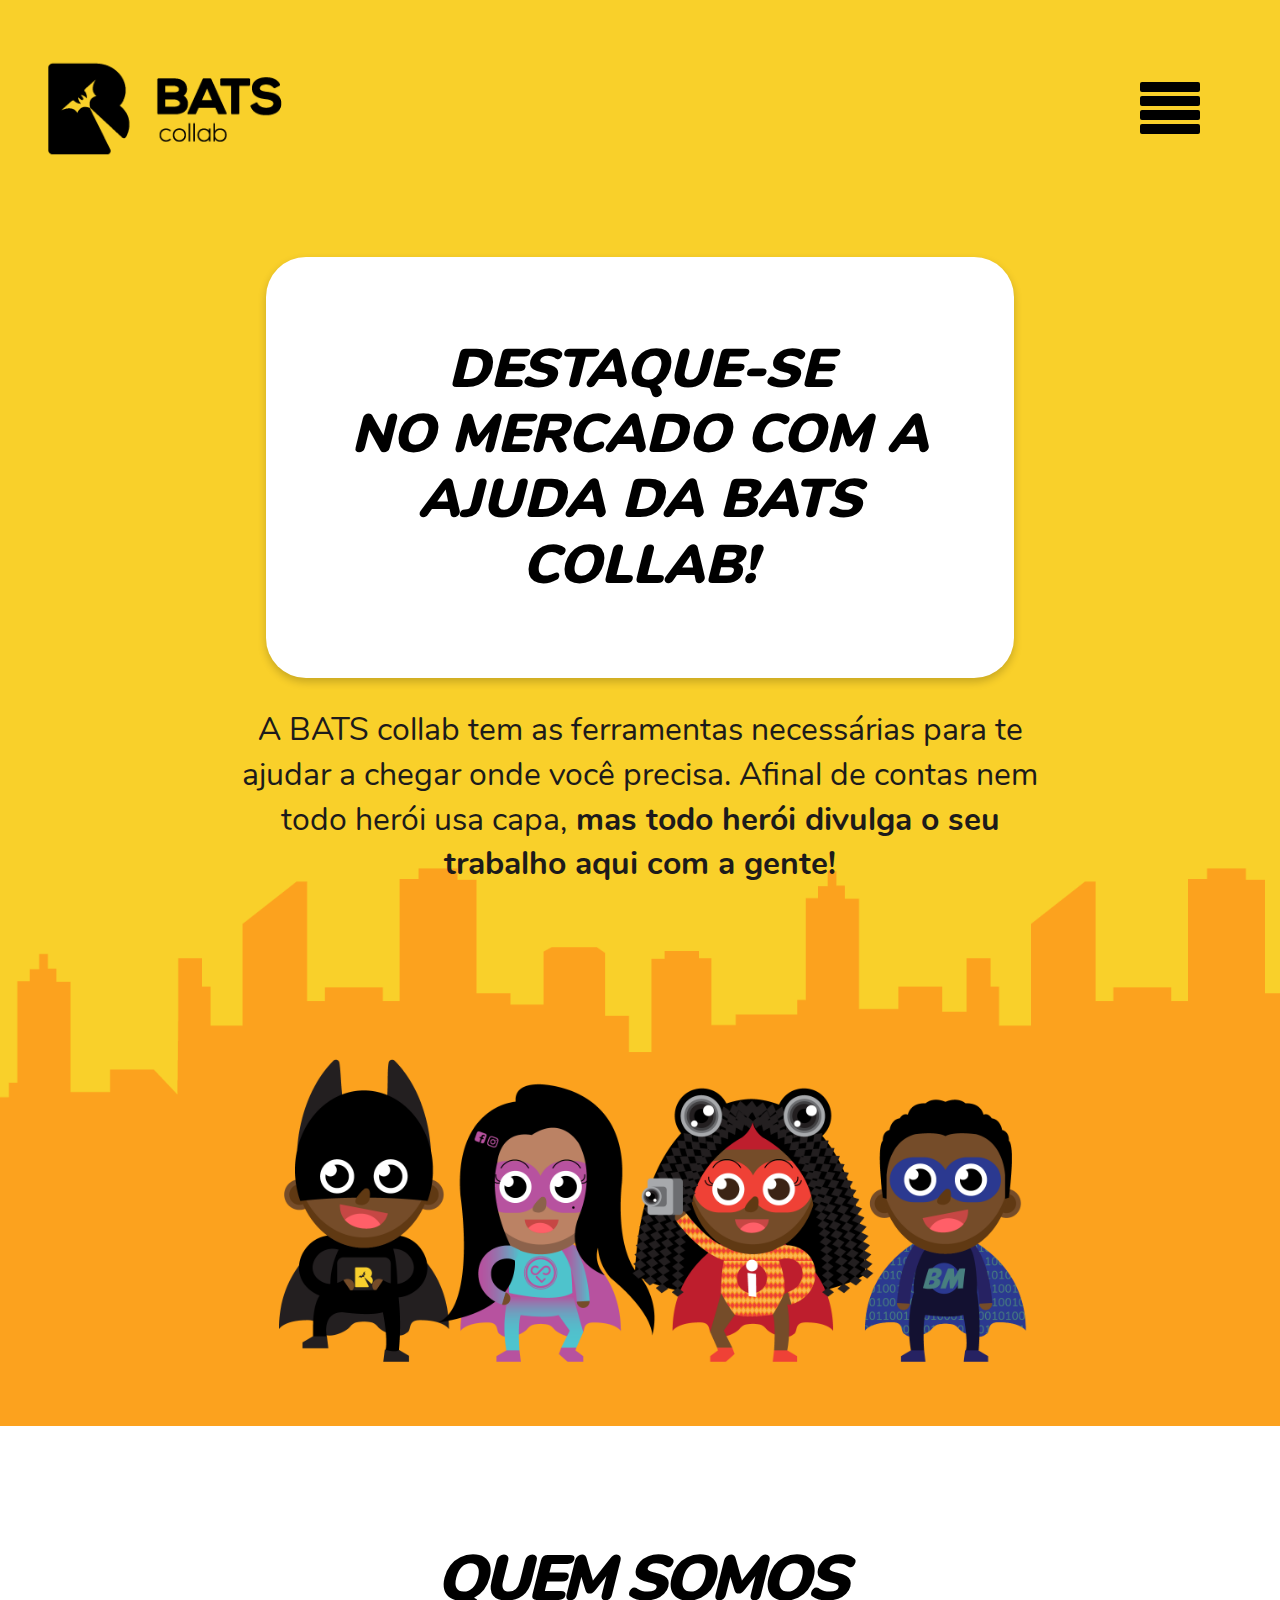
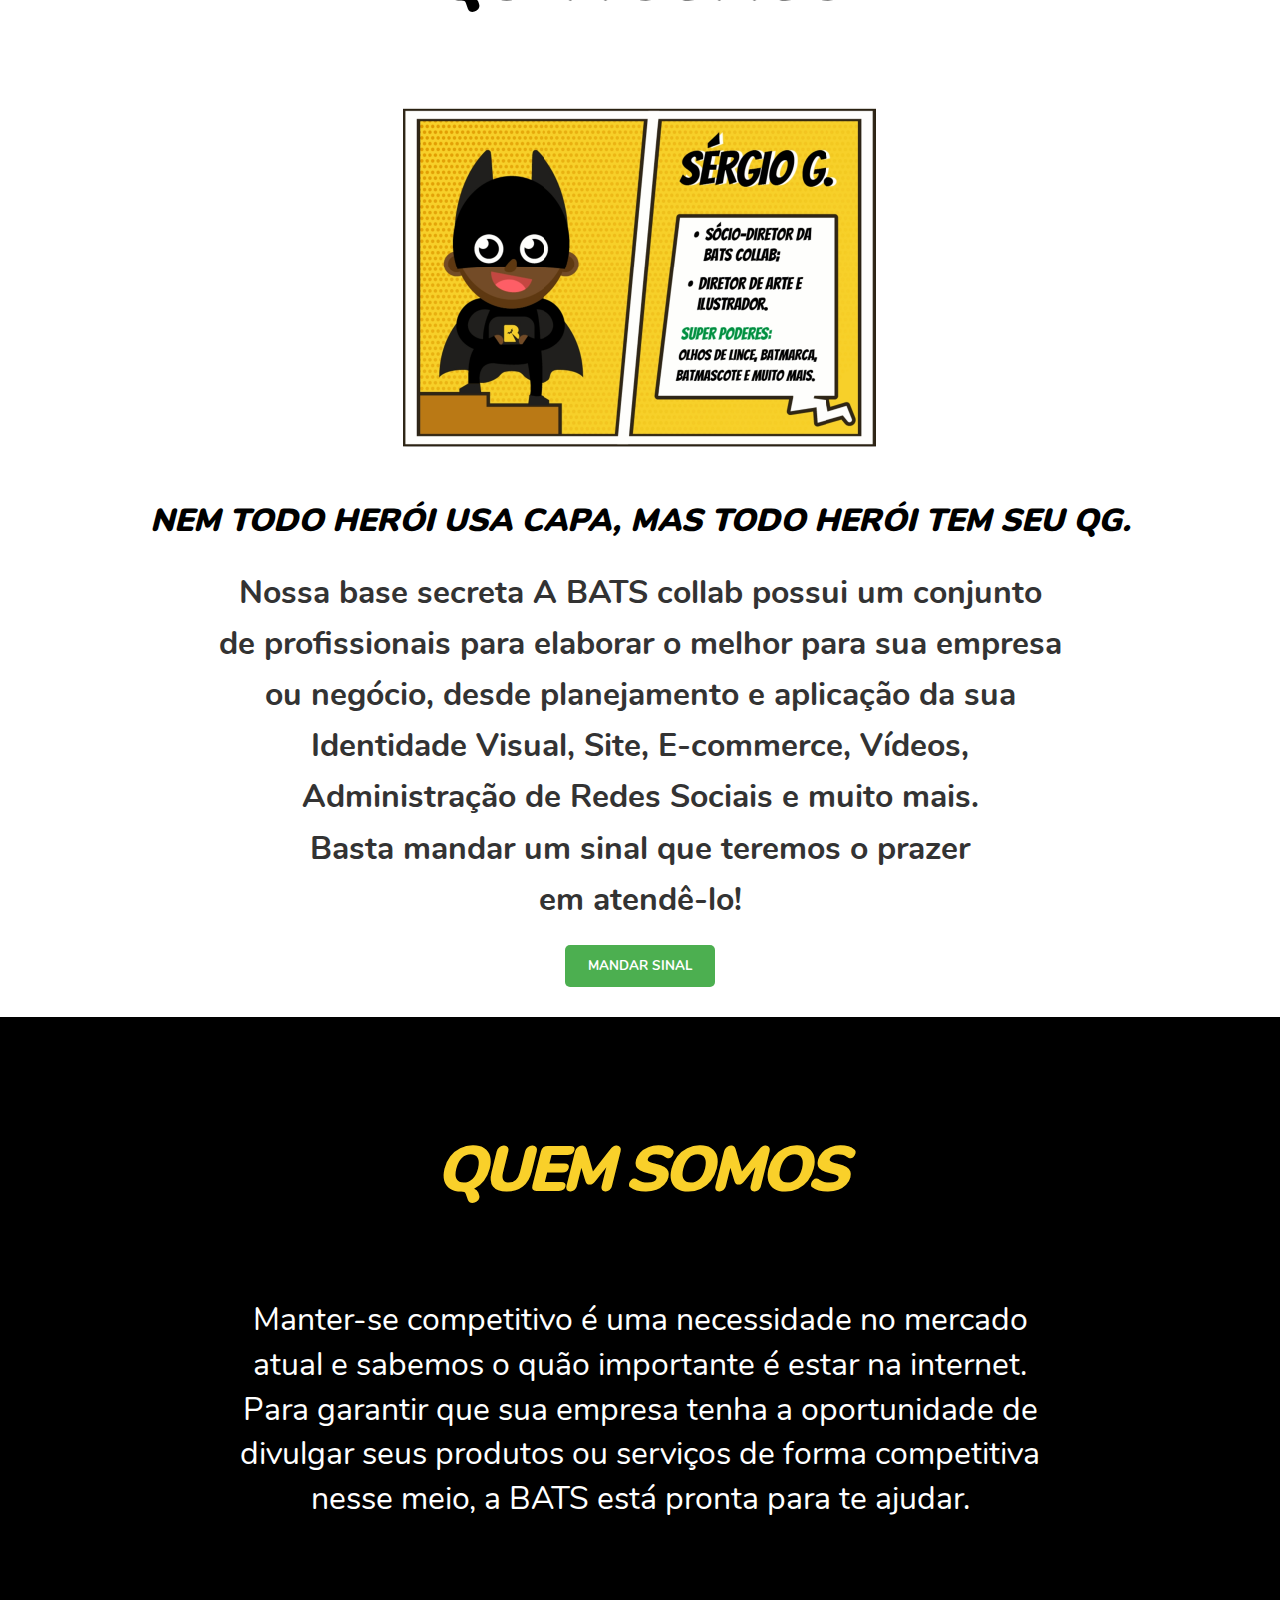
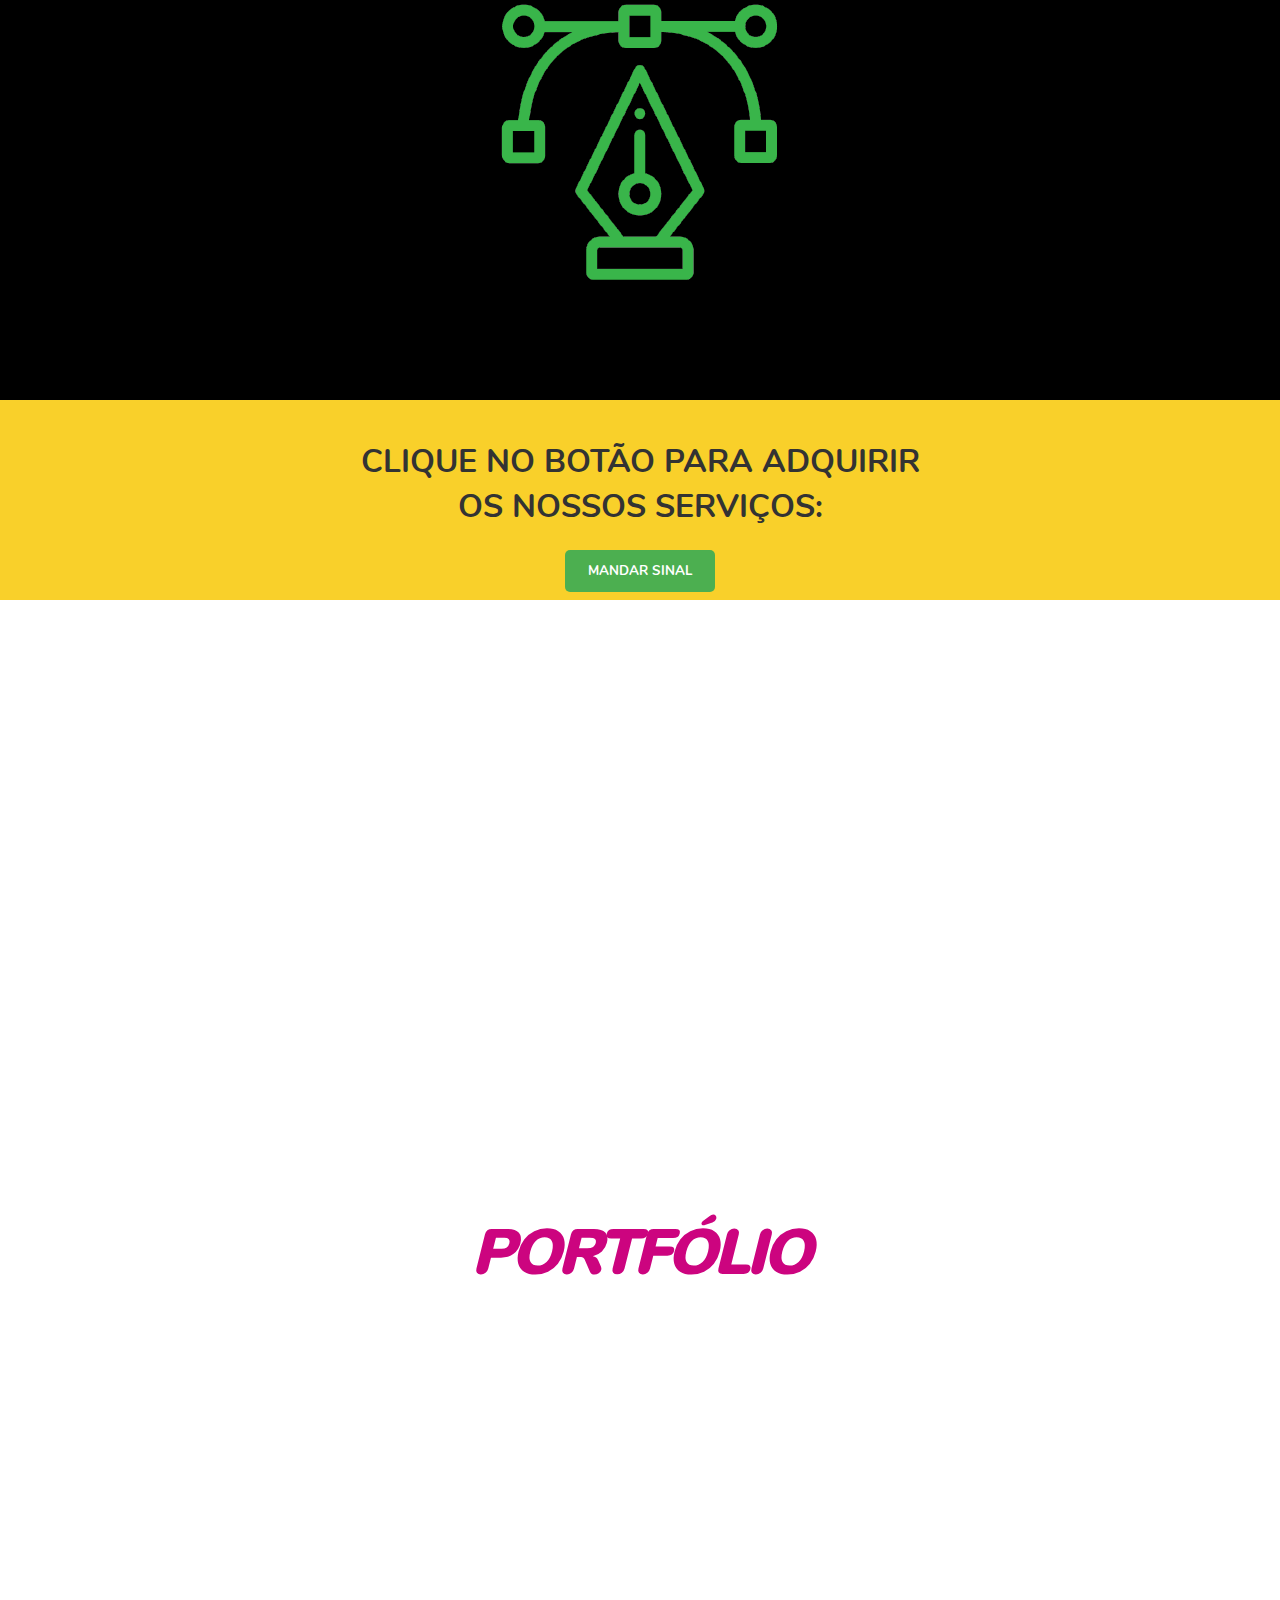
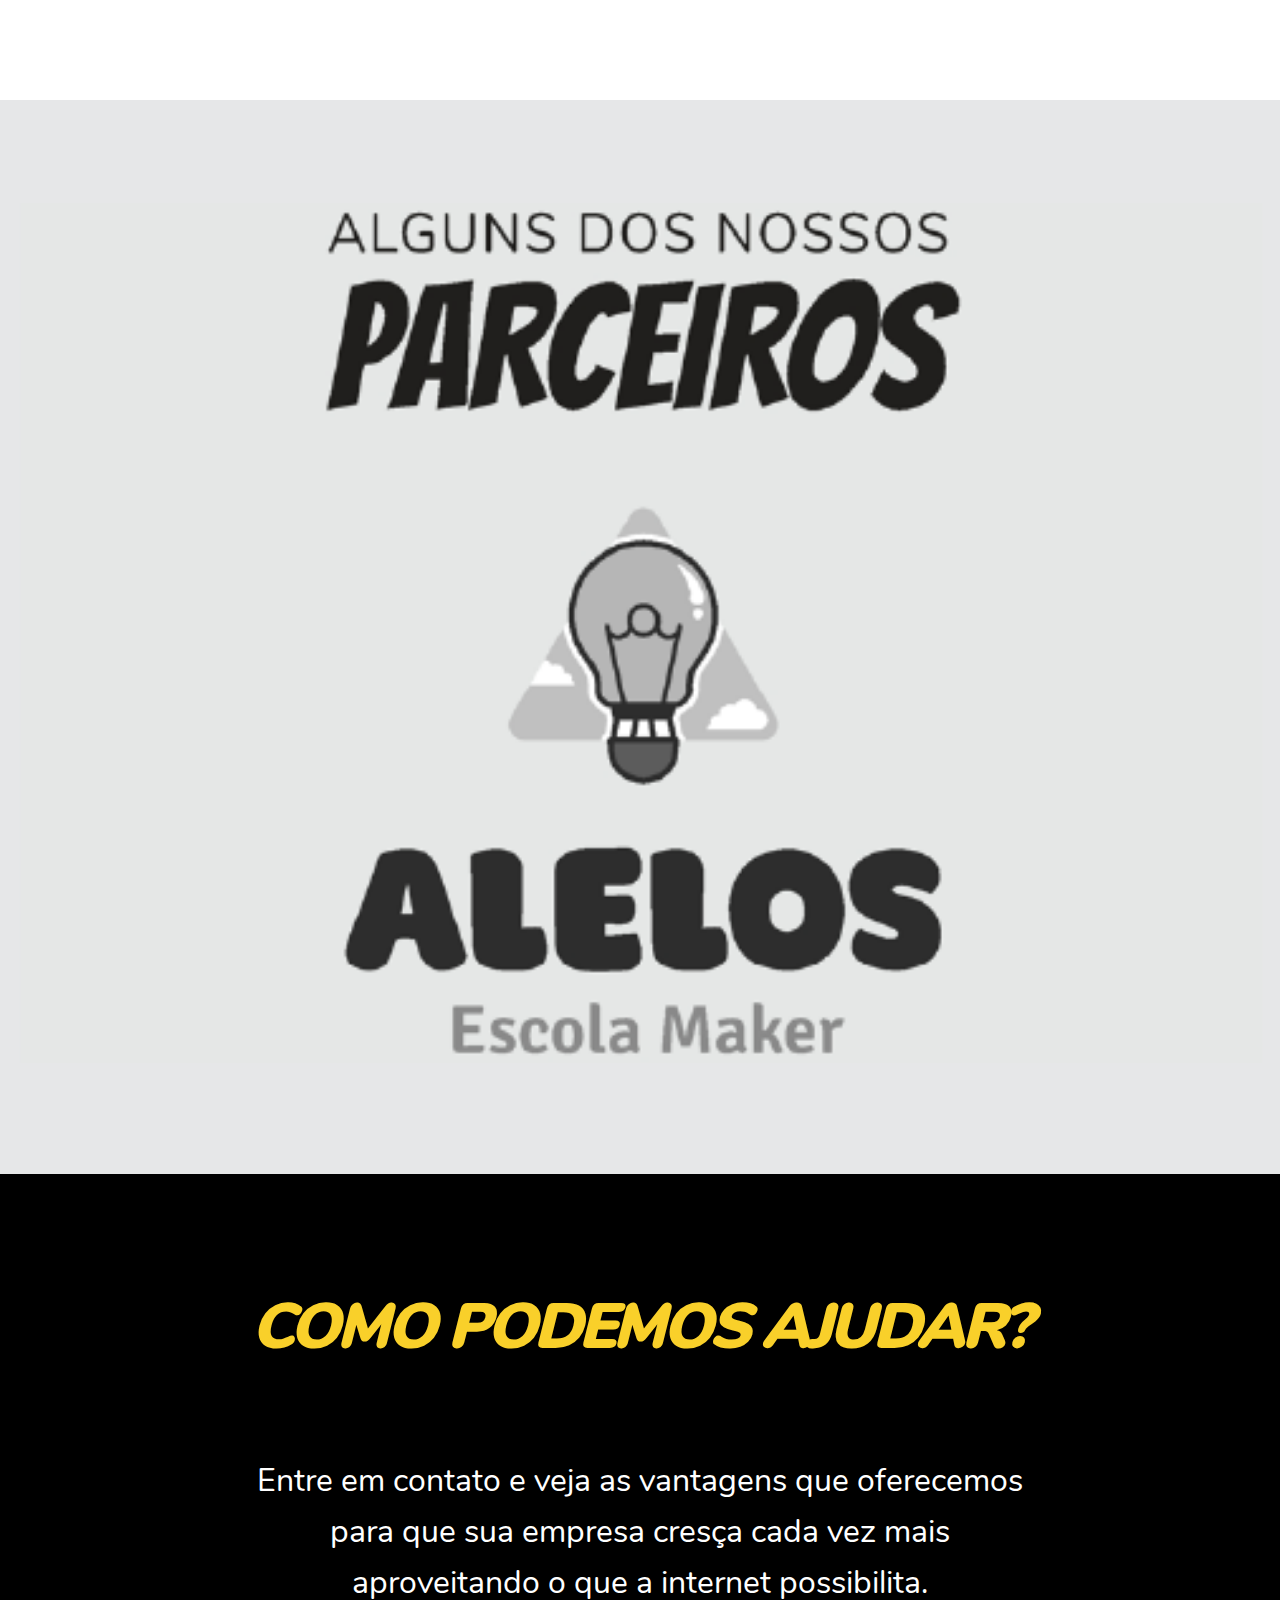
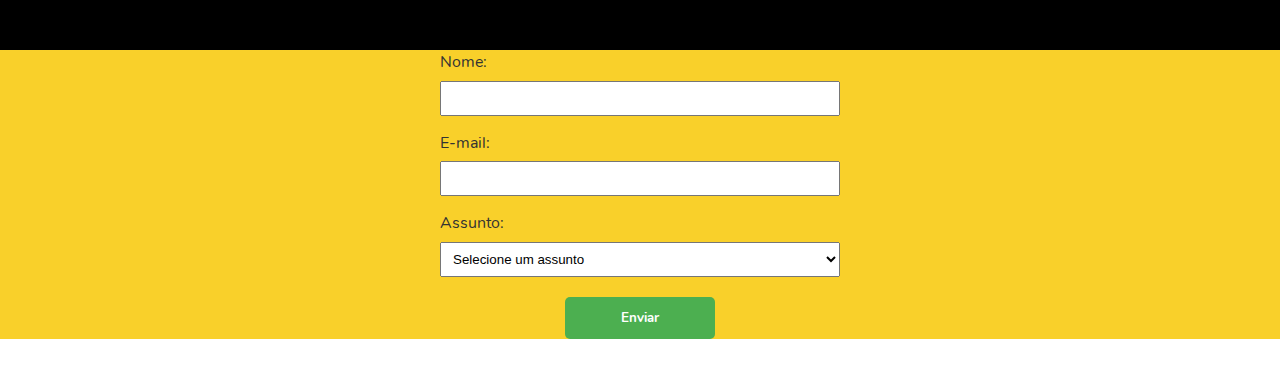
<file: programas/Bats/index.html>
<!DOCTYPE html>
<html lang="Pt-BR">
<head>
    <meta charset="UTF-8">
    <meta name="viewport" content="width=device-width, initial-scale=1.0">
    <title>Bats</title>
 <link rel="stylesheet" href="styles.css">
</head>
<body>

    <header class="main-header">
        <div class="logo">
            <img src="imagens/logo.png" alt="Logo Bats">
        </div>
        
        <div class="hamburguer-icon">
            <span></span>
            <span></span>
            <span></span>
            <span></span>
        </div>
        </header>
    <section class="hero-section">  
    <div class="container">
    <div class="title-balloon">
    <h1>DESTAQUE-SE<br>NO MERCADO COM A<br>AJUDA DA BATS COLLAB!</h1>
    </div>
    <p>A BATS collab tem as ferramentas necessárias para te<br>ajudar a chegar onde você precisa. Afinal de contas nem<br>todo herói usa capa,<strong> mas todo herói divulga o seu<br>trabalho aqui com a gente!</strong></p>
    <div class="hero-images">
    <img src="imagens/img1.png" alt="Personagens ilustrativos da Bats Collab">
    </div>
</div>
</section>
 <section class="quem-somos">
<div class="container">
<h2>QUEM SOMOS</h2>
</div>
<div class="quadro">
    <img src="imagens/img2.png" alt="quadro">
</div>
<div class="nem-todo-heroi"> 
<h1> <strong> NEM TODO HERÓI USA CAPA, MAS TODO HERÓI TEM SEU QG.</strong> </h1>
</div>
<div class="nossabase">
    <h1>Nossa base secreta A BATS collab possui um conjunto<br> de profissionais para elaborar o melhor para sua empresa<br> ou negócio, desde planejamento e aplicação da sua<br> Identidade Visual, Site, E-commerce, Vídeos,<br> Administração de Redes Sociais e muito mais.<br>
Basta mandar um sinal que teremos o prazer<br>
em atendê-lo!</h1>
</div>
<button> MANDAR SINAL  </button>

<div class="somos-quem">
    <h2> QUEM SOMOS </h2>
    <h1>Manter-se competitivo é uma necessidade no mercado<br> atual e sabemos o quão importante é estar na internet.<br>
Para garantir que sua empresa tenha a oportunidade de<br> divulgar seus produtos ou serviços de forma competitiva<br> nesse meio, a BATS está pronta para te ajudar.</h1>
<div class="fluxograma">
    <img src="imagens/img3.png" alt="fluxograma">
</div>
</div>

<div class="clique">
    <h1>CLIQUE NO BOTÃO PARA ADQUIRIR<br>OS NOSSOS SERVIÇOS:</h1>
    <button>MANDAR SINAL</button>

</div>

<div class="port">
    <h2>PORTFÓLIO</h2>
</div>
<div class="parceiro"> 
    <h1>.</h1>
    <h1>.</h1>
    <img src="imagens/img5.png">
    <h1>.</h1>
    <h1>.</h1>
</div>
<div class="ajudar">
<h2>COMO PODEMOS AJUDAR?</h2>
<h1>Entre em contato e veja as vantagens que oferecemos<br>para que sua empresa cresça cada vez mais<br>aproveitando o que a internet possibilita. </h1>
<div class="form">
<form action="#" method="post">
        <label for="nome">Nome:</label>
        <input type="text" id="nome" name="nome" required>

        <label for="email">E-mail:</label>
        <input type="email" id="email" name="email" required>

        <label for="assunto">Assunto:</label>
        <select id="assunto" name="assunto" required>
            <option value="">Selecione um assunto</option>
            <option value="duvida">Dúvida</option>
            <option value="sugestao">Sugestão</option>
            <option value="reclamacao">Reclamação</option>
        </select>

        <button type="submit">Enviar</button>
    </form>
</div>
</div>
</body>
</html>
</file>
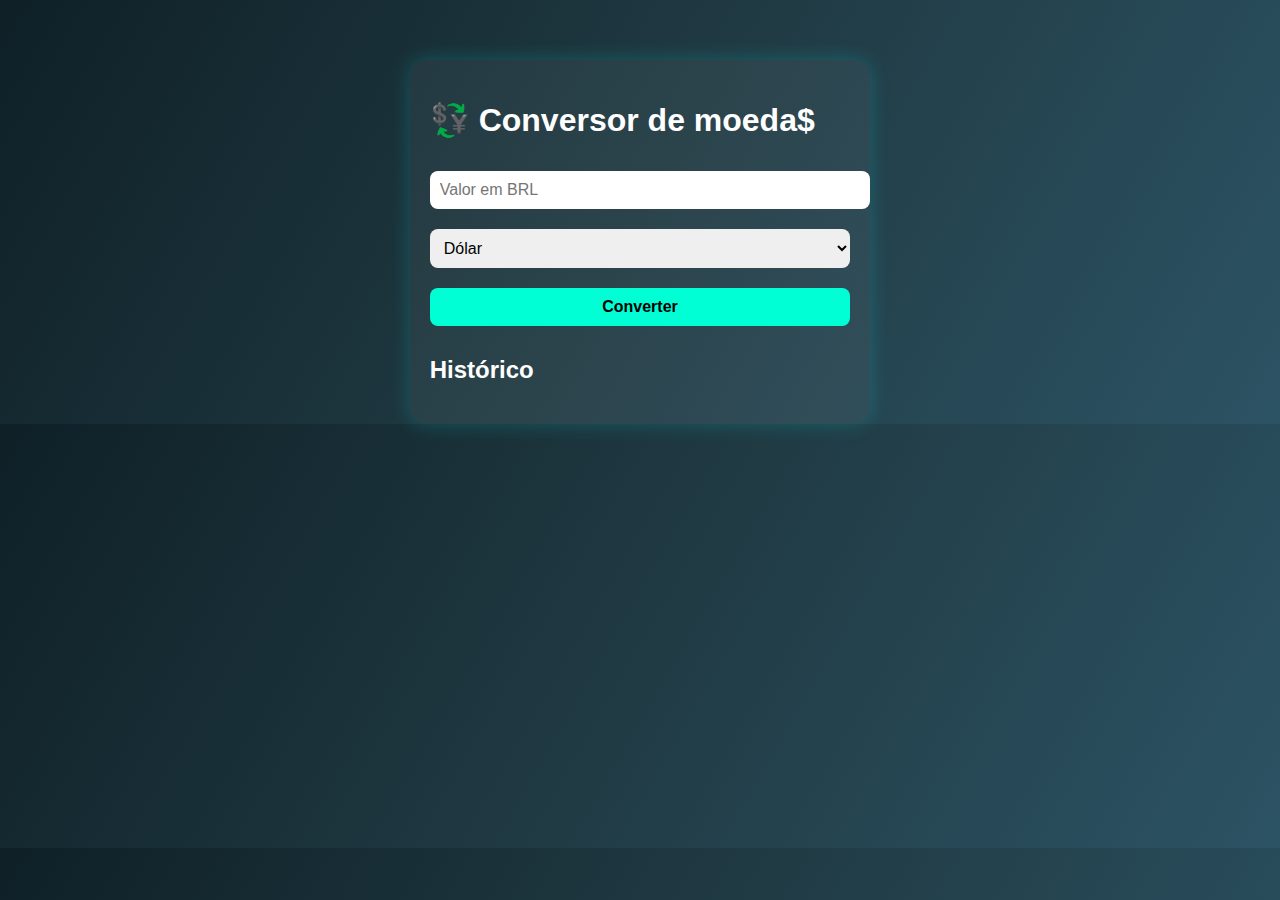
<file: programas/conversor_de_moedas/index.html>
<!DOCTYPE html>
<html lang="pt-BR">
<head>
  <meta charset="UTF-8" />
  <meta name="viewport" content="width=device-width, initial-scale=1.0"/>
  <title>Conversor de Moedas</title>
  <link rel="stylesheet" href="style.css" />
</head>
<body>
  <div class="container">
    <h1>💱 Conversor de moeda$</h1>
    <div class="converter">
      <input type="number" id="valor" placeholder="Valor em BRL" />
      <select id="moeda">
        <option value="USD">Dólar</option>
        <option value="EUR">Euro</option>
        <option value="BTC">Bitcoin</option>
      </select>
      <button onclick="converter()">Converter</button>
      <p id="resultado"></p>
    </div>

    <div class="historico">
      <h2>Histórico</h2>
      <ul id="lista-historico"></ul>
    </div>
  </div>
  <script src="script.js"></script>
</body>
</html>
</file>
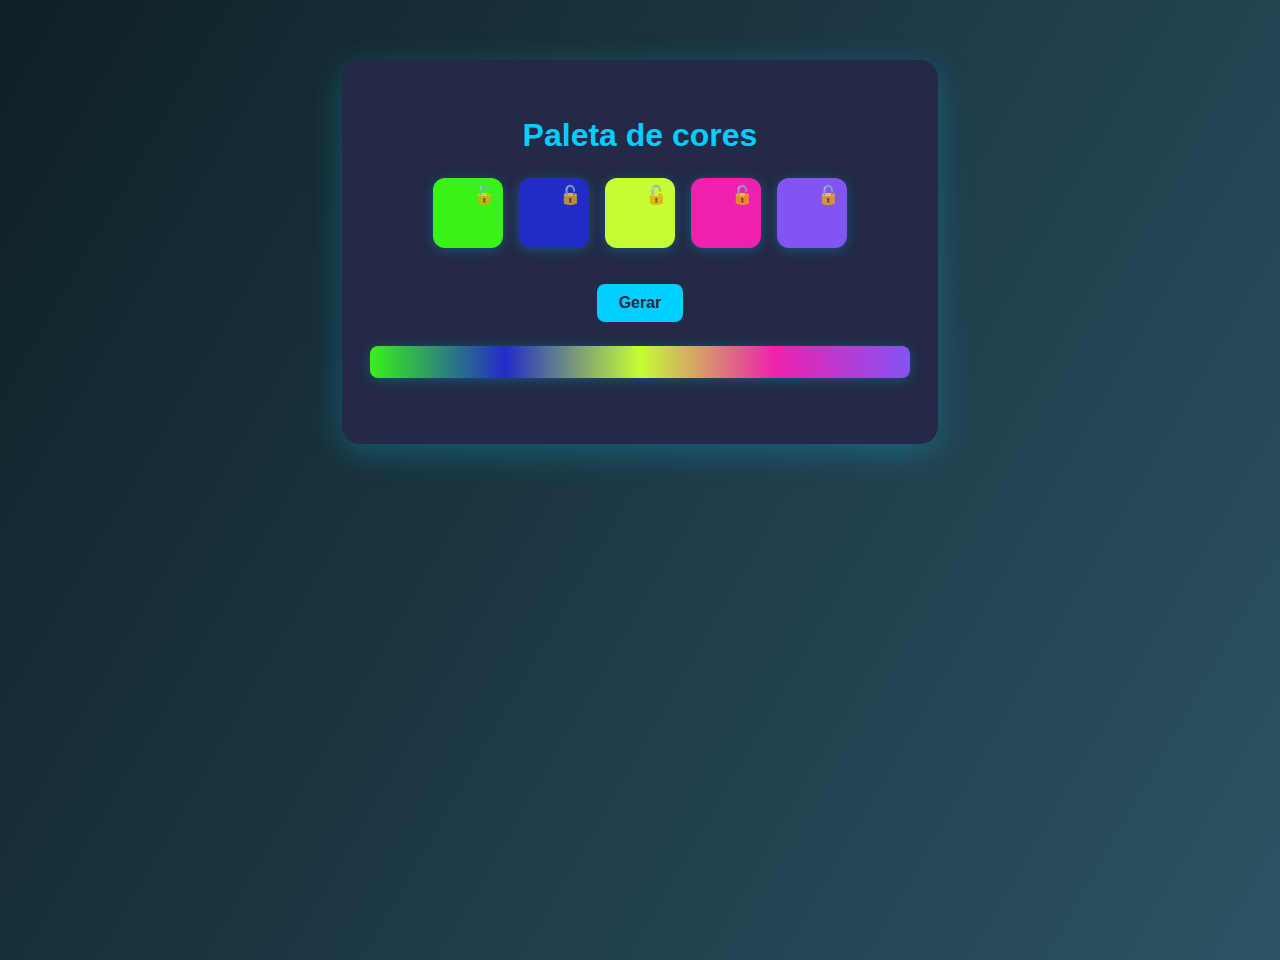
<file: programas/gerador/index.html>
<!DOCTYPE html>
<html lang="pt-BR">
<head>
  <meta charset="UTF-8">
  <title>Gerador de cores</title>
  <link rel="stylesheet" href="style.css">
</head>
<body>
  <div class="palette-container">
    <h1>Paleta de cores</h1>
    <div class="palette" id="palette"></div>
    <button onclick="generatePalette()">Gerar</button>
    <div class="gradient-preview" id="gradient"></div>
    <div id="copied" class="copied"></div>
  </div>
  <script src="script.js"></script>
</body>
</html>
</file>
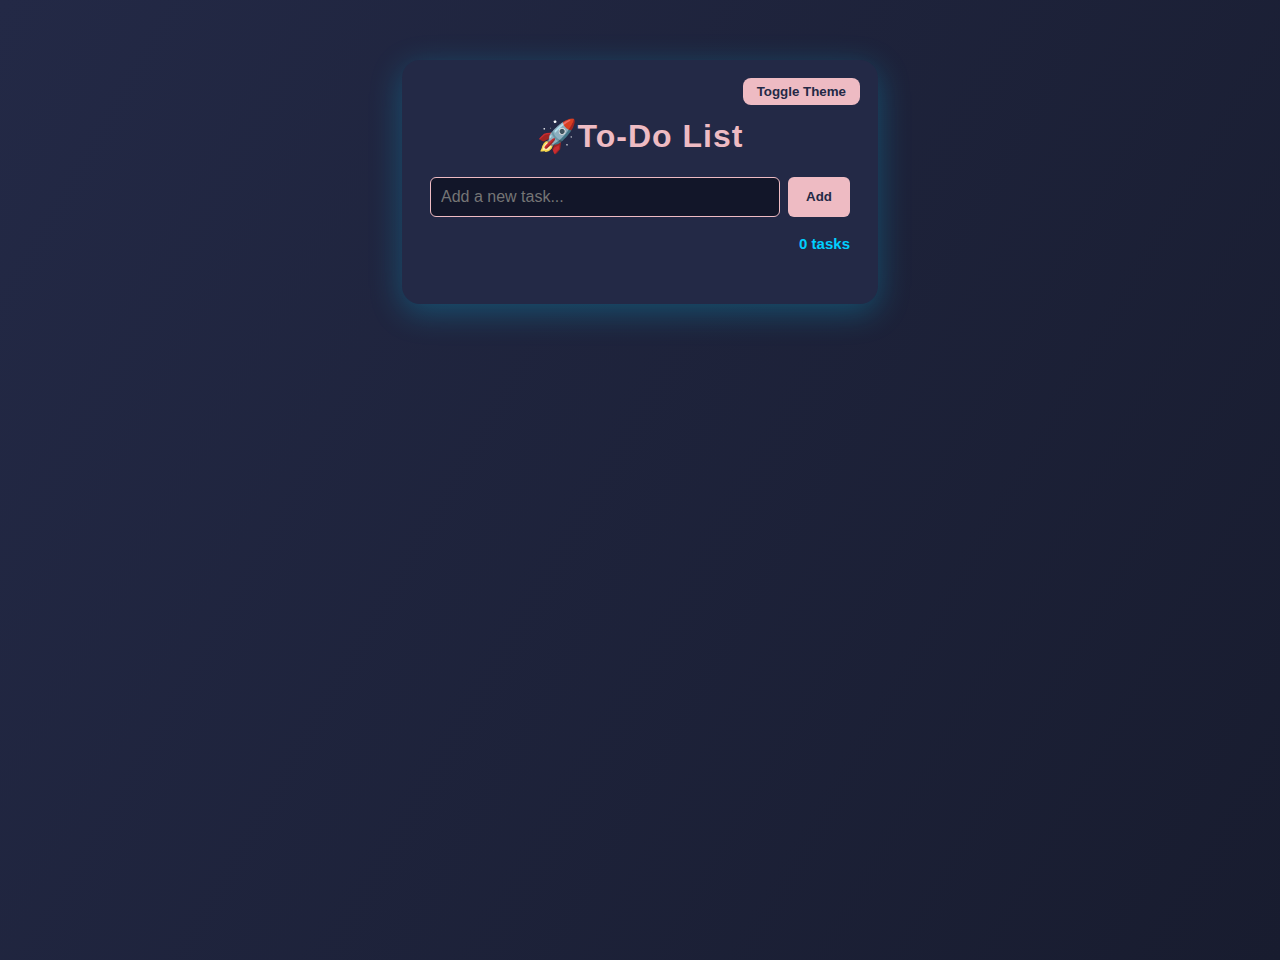
<file: programas/To-Do List/index.html>
<!DOCTYPE html>
<html lang="en">
<head>
  <meta charset="UTF-8">
  <title>To-Do List</title>
  <link rel="stylesheet" href="style.css">
</head>
<body>
  <div class="todo-container">
    <h1>🚀To-Do List</h1>
    <button class="theme-btn" onclick="toggleTheme()">Toggle Theme</button>
    <div class="input-group">
      <input type="text" id="taskInput" placeholder="Add a new task...">
      <button onclick="addTask()">Add</button>
    </div>
    <div class="counter"><span id="counter">0</span> tasks</div>
    <ul id="todoList"></ul>
  </div>
  <script src="script.js"></script>
</body>
</html>
</file>
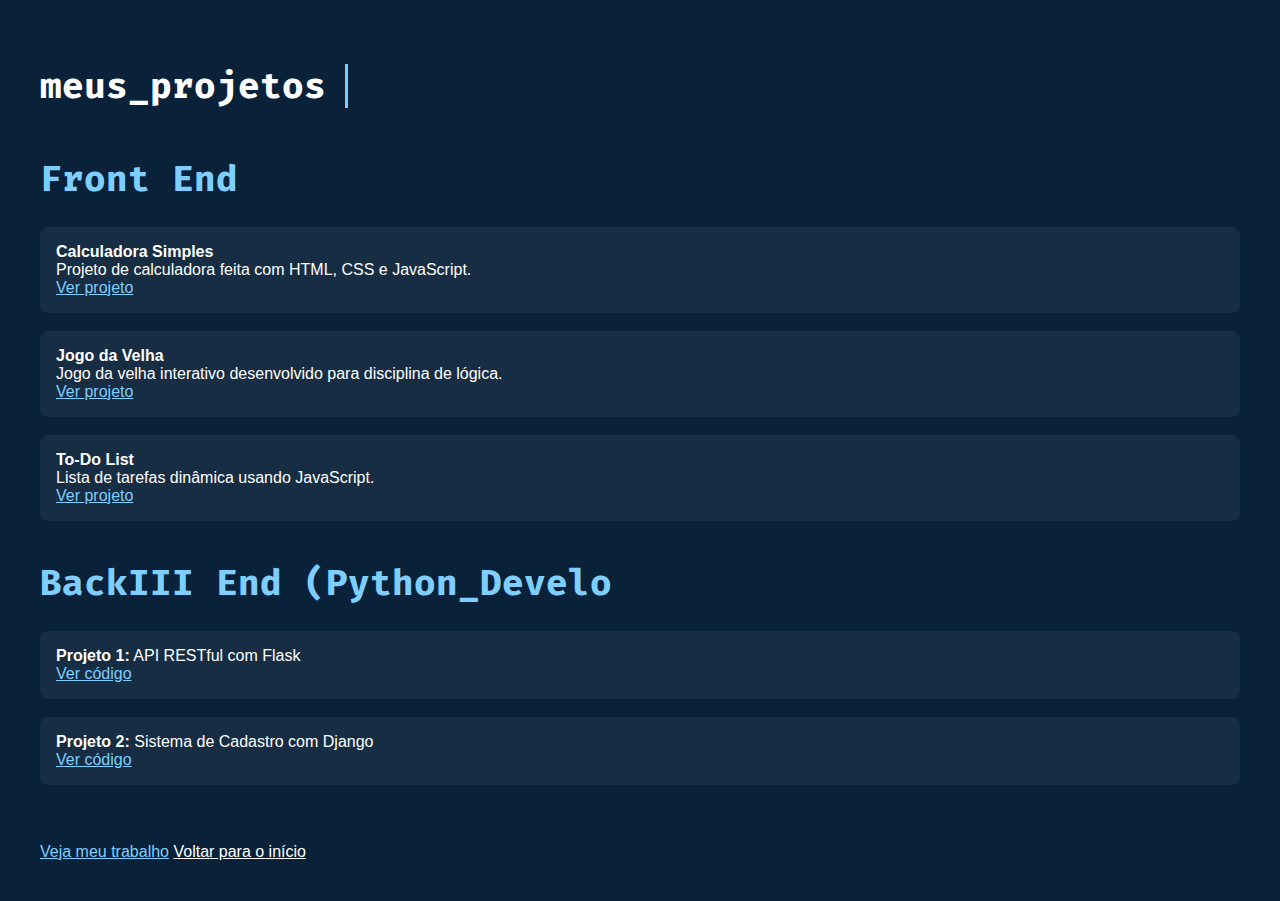
<file: trabalhos.html>
<!DOCTYPE html>
<html lang="pt-br">
<head>
    <meta charset="UTF-8">
    <title>Meus_Projetos - Matheus Ribeiro Rocha</title>
    <link href="https://fonts.googleapis.com/css2?family=Fira+Mono&display=swap" rel="stylesheet">
    <style>
        body {
            background: #0a2239;
            color: white;
            font-family: 'Segoe UI', sans-serif;
            margin: 0;
            padding: 40px;
        }
        h1 {
            font-size: 36px;
        }
        h2 {
            margin-top: 40px;
            color: #7ecfff;
        }
        ul {
            list-style: none;
            padding: 0;
        }
        li {
            margin-bottom: 18px;
            background: rgba(255,255,255,0.05);
            padding: 16px;
            border-radius: 8px;
        }
        a {
            color: #7ecfff;
            text-decoration: underline;
        }
        .voltar {
            display: inline-block;
            margin-top: 40px;
            color: #fff;
            text-decoration: underline;
        }
        /* Efeito de digitação */
        @keyframes typing {
            from { width: 0; }
            to { width: 100%; }
        }
        @keyframes blink {
            50% { border-color: transparent; }
        }
        .text-container {
            font-family: 'Fira Mono', 'Consolas', 'Source Code Pro', 'Menlo', 'Monaco', 'Courier New', monospace;
            font-size: 36px;
            white-space: nowrap;
            overflow: hidden;
            display: inline-block;
            box-sizing: border-box;
        }
        /* "meus_projetos" com cursor piscando */
        #meus-projetos {
            width: 14ch; /* 13 + 1 */
            border-right: 3px solid #7ecfff;
            animation: typing 1.5s steps(13, end) 1, blink 0.7s step-end infinite;
        }
        /* "Front End" só digitação */
        #front-end {
            width: 10ch; /* 9 + 1 */
            border-right: none;
            animation: typing 1.5s steps(9, end) 1;
        }
        /* "Back End (Python_Developer)" só digitação */
        #back-end {
            width: 26ch; /* 25 + 1 */
            border-right: none;
            animation: typing 2.5s steps(25, end) 1;
        }
    </style>
</head>
<body>
    <h1><span class="text-container" id="meus-projetos">meus_projetos</span></h1>

    <h2><span class="text-container" id="front-end">Front End</span></h2>
    <ul>
        <li>
            <strong>Calculadora Simples</strong><br>
            Projeto de calculadora feita com HTML, CSS e JavaScript.<br>
            <a href="caminho/para/calculadora/index.html" target="_blank">Ver projeto</a>
        </li>
        <li>
            <strong>Jogo da Velha</strong><br>
            Jogo da velha interativo desenvolvido para disciplina de lógica.<br>
            <a href="caminho/para/jogo-da-velha/index.html" target="_blank">Ver projeto</a>
        </li>
        <li>
            <strong>To-Do List</strong><br>
            Lista de tarefas dinâmica usando JavaScript.<br>
            <a href="caminho/para/todo-list/index.html" target="_blank">Ver projeto</a>
        </li>
        <!-- Adicione mais projetos aqui -->
    </ul>

    <h2><span class="text-container" id="back-end">BackIII End (Python_Developer)</span></h2>
    <ul>
        <li>
            <strong>Projeto 1:</strong> API RESTful com Flask<br>
            <a href="#" target="_blank">Ver código</a>
        </li>
        <li>
            <strong>Projeto 2:</strong> Sistema de Cadastro com Django<br>
            <a href="#" target="_blank">Ver código</a>
        </li>
        <!-- Adicione mais projetos aqui -->
    </ul>

    <a href="trabalhos.html">Veja meu trabalho</a>
    <a href="index.html" class="voltar">Voltar para o início</a>
</body>
</html>
</file>
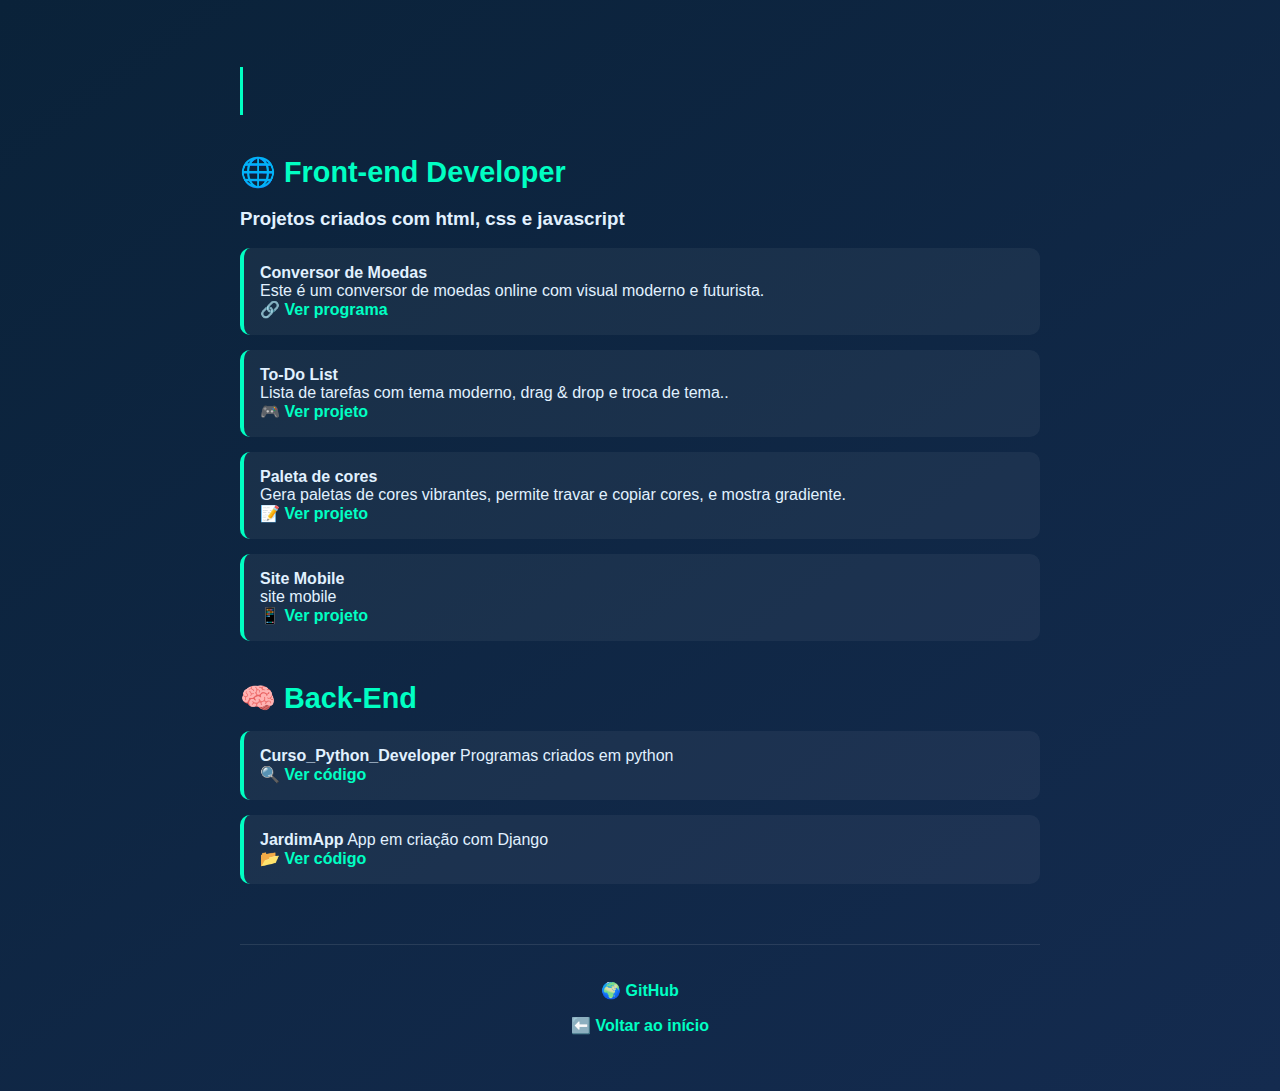
<file: portifolio_projetos/trabalhos/trabalhos.html>
<!DOCTYPE html>
<html lang="pt-br">
<head>
    <meta charset="UTF-8">
    <title>Meus Projetos - Matheus Ribeiro Rocha</title>
    <link href="https://fonts.googleapis.com/css2?family=Fira+Mono&display=swap" rel="stylesheet">
    <link rel="stylesheet" href="style.css">
</head>
<body>
    <div class="container">
        <h1 class="typing" id="titulo">Meus Projetos</h1>

        <section>
            <h2>🌐 Front-end Developer</h2>
            <h3>Projetos criados com html, css e javascript</h3>
            <ul>
                <li>
                    <strong>Conversor de Moedas</strong><br>Este é um conversor de moedas online com visual moderno e futurista.
                    <br>
                    <a href="http://127.0.0.1:3000/conversor_de_moedas/index.html" target="_blank">🔗 Ver programa</a>
                </li>
                <li>
                    <strong>To-Do List</strong><br>
                    Lista de tarefas com tema moderno, drag & drop e troca de tema..<br>
                    <a href="http://127.0.0.1:3000/programas/To-Do List/index.html" target="_blank">🎮 Ver projeto</a>
                </li>
                <li>
                    <strong>Paleta de cores</strong><br>
                    Gera paletas de cores vibrantes, permite travar e copiar cores, e mostra gradiente.<br>
                    <a href="http://127.0.0.1:3000/programas/gerador/index.html" target="_blank">📝 Ver projeto</a>
                </li>
                <li>
                    <strong>Site Mobile</strong><br>
                    site mobile<br>
                    <a href="http://127.0.0.1:3000/programas/Bats/index.html" target="_blank">📱 Ver projeto</a>
                </li>
            </ul>
        </section>

        <section>
            <h2>🧠 Back-End</h2>
            <ul>
                <li>
                    <strong>Curso_Python_Developer</strong> Programas criados em python <br>
                    <a href="https://github.com/matheusribeirorocha/curso_python_developer_senai.git" target="_blank">🔍 Ver código</a>
                </li>
                <li>
                    <strong>JardimApp</strong> App em criação com Django<br>
                    <a href="https://github.com/matheusribeirorocha/jardimapp.git" target="_blank">📂 Ver código</a>
                </li>
                
            </ul>
          

        <footer>
            <p><a href="https://github.com/matheusribeirorocha" target="_blank">🌍 GitHub</a></p>
            <p><a href="C:\Users\mathe\OneDrive\Área de Trabalho\PROJETOS\modelo_portifolio\pagina_inicial\index.html">⬅️ Voltar ao início</a></p>
        </footer>
    </div>
</body>
</html>
</file>
<file: programas/Bats/styles.css>
@font-face {
    font-family: 'Nunito';
    src: url(fonts/Nunito-Regular.ttf) format('truetype');
    font-weight: 400; 
    font-style: normal;
    font-display: swap;
}

@font-face {
    font-family: 'Nunito';
    src: url(fonts/Nunito-Bold.ttf) format('truetype');
    font-weight: 700; 
    font-style: normal;
    font-display: swap;
}

@font-face {
    font-family: 'Nunito';
    src: url(fonts/Nunito-ExtraBold.ttf) format('truetype');
    font-weight: 800; 
    font-style: normal;
    font-display: swap;
}

@font-face {
    font-family: 'Nunito';
    src: url(fonts/Nunito-Black.ttf) format('truetype');
    font-weight: 900; 
    font-style: normal;
    font-display: swap;
}



:root {
    --yellow-dark: #FFC107;
    --yellow-light: #FFEB3B;
    --black: #000;
    --white: #fff;
    --gray-dark: #333;
    --gray-light: #F2F2F2;
    --green-btn: #4CAF50;
    --text-color: #333;
    --heading-color: #000;

    
    --font-primary: 'Nunito', sans-serif;
}


* {
    margin: 0;
    padding: 0;
    box-sizing: border-box;
}

body {
    font-family: var(--font-primary); 
    line-height: 1.6;
    color: var(--text-color);
    background-color: var(--white);
}
.container {
    width: 100%; 
    max-width: 100%; 
    margin: 0 auto; 
    padding: 0; 
}
.main-header {
    display: flex;
    justify-content: space-between; 
    align-items: center; 
    padding: 20px; 
    background-color: #f9d02a; 
    width: 100%;
    min-height: 80px; 
    position: relative; 
    z-index: 10; 
}


.logo img {
    max-width: 250px; 
    height: auto;
    display: block;
    margin-left: 20px;
    margin-top: 40px; 
}

.hamburguer-icon {
    display: flex;
    flex-direction: column;
    justify-content: space-between;
    width: 60px; 
    height: 52px; 

    z-index: 100;
    margin-right: 60px;
    margin-top: 40px; 
    
    border-radius: 8px; }


.hamburguer-icon span {
    display: block;
    width: 100%;
    height: 10px; 
    background-color: #000;
    border-radius: 2px; 
}


.hero-section {
    
    background-color: #f9d02a; 
    background-image: url('imagens/fundo.png'); 
    background-size: auto 70%; 
    background-position: center bottom; 
    background-repeat: no-repeat; 
    padding: 40px 0; 
    text-align: center; 
}


.hero-section .container {
    padding: 0 5%;
}

.hero-section h1 {
    font-family: var(--font-primary); 
    font-weight: 900; 
    color: var(--black); 
    font-size: 1.6em; 
    line-height: 1.2; 
    margin-bottom: 15px; 
    text-align: center; 
    padding-top: 15px; 
}

.hero-section p {
    font-family: var(--font-primary); 
    font-weight: 400; 
    font-style: normal; 
    color: #1d1b1b; 

    font-size: 2.0em; 
    line-height: 1.4;

    
    margin: 20px auto 25px auto; 
    
    max-width: 850px;
    padding: 0 10px; 
    text-align: center;
}
.title-balloon {
    background-color: var(--white); 
    padding: 80px 30px; 
    border-radius: 40px;
    width: 65%; 
    max-width: none;
    margin: 40px auto 30px auto; 
    box-shadow: 0 4px 8px rgba(0,0,0,0.2);
}

.title-balloon h1 {
    font-family: var(--font-primary); 
    font-weight: 900; 
    color: var(--black); 
    font-size: 3.4em; 
    line-height: 1.2;
    font-style: italic; 
    margin-bottom: 0;
    padding: 0;
    text-align: center;
}
.hero-images {
    display: flex;
    justify-content: center;
    align-items: center;
    margin-top: 20px;
    margin-bottom: 20px;
}

.hero-images img {
    max-width: 70%; 
    height: auto;
    object-fit: contain;
}

.quem-somos h2{
    text-align: center;
    padding-top: 25px;
    font-family: var(--font-primary) ;
    font-weight: 900;
    color: #000;
    font-style: italic;
    font-size: 4.0em;
    line-height: 4.0;
    letter-spacing: -4px;


}
.quadro {
    text-align: center;
}
.nem-todo-heroi {

    text-align: center;
    padding-top: 40px;
    font-family: var(--font-primary);
    font-weight: 400;
    color: #000;
    font-style: italic;
}
.nossabase {
    text-align: center;
    margin-top: 20px;
    font-family: var(--font-primary);
    font-weight: 200;
    
}
button {
    display: block;
    margin-right: auto;
    margin-left: auto;
    width: 150px;
    height: 42px;
    border-radius: 5px;
    border: none;
    background-color: #4CAF50;
    font-family: var(--font-primary);
    font-weight: 600;
    color: #fff;
    margin-top: 20px;
    margin-bottom: 30px;
}
.somos-quem{
background-color: #000;
}
.somos-quem h2{
    text-align: center;
    padding-top: 25px;
    font-family: var(--font-primary) ;
    font-weight: 900;
    color: #f9d02a;
    font-style: italic;
    font-size: 4.0em;
    line-height: 4.0;
    letter-spacing: -4px;
}
.somos-quem h1{
  text-align: center;
  font-family: var(--font-primary);
  font-weight: 200;
  color: #fff;
  line-height: 1.4;
}
.fluxograma{
  text-align: center;
}
.clique h1{
  background-color: #f9d02a;
  line-height: 1.4;
  text-align: center;
  font-family: var(--font-primary);
  font-weight: 600;
  padding-top: 40px;

}
.clique{
  background-color:#f9d02a ;
  height: 200px;
}
.port{
  text-align: center;
}
.port h2{
  color: #cc047f;
  margin-top: 500px;
  height: 600px;
  
}
.parceiro {
    
    text-align: center;
    background-color: #e6e7e8;
    
}
.parceiro h1{
    color: #e6e7e8;
}
.parceiro img {
    width: 100%;
    height: 100%;
}
.ajudar {
    background-color: #000;
}
.ajudar h2 {
    color: #f9d02a;
}
.ajudar h1 {
    text-align: center;
    color: #fff;
    font-family: var(--font-primary);
    font-weight: 200;
    height: 180px;
}
form {
            max-width: 400px;
            margin: auto;
        }

        label {
            display: block;
            margin-top: 15px;
        }

        input, select {
            width: 100%;
            padding: 8px;
            margin-top: 5px;
        }
.form {
    background-color: #f9d02a;
}
</file>
<file: programas/conversor_de_moedas/style.css>
body {
  background: linear-gradient(120deg, #0f2027, #203a43, #2c5364);
  font-family: 'Segoe UI', sans-serif;
  color: white;
  margin: 0;
  padding: 0;
  display: flex;
  justify-content: center;
}

.container {
  max-width: 600px;
  margin-top: 60px;
  padding: 20px;
  background: rgba(255, 255, 255, 0.05);
  border-radius: 16px;
  box-shadow: 0 0 20px rgba(0, 255, 255, 0.2);
}

.converter input,
.converter select,
.converter button {
  padding: 10px;
  margin: 10px 0;
  border: none;
  border-radius: 8px;
  font-size: 1em;
  width: 100%;
}

button {
  background-color: #00ffd5;
  color: black;
  font-weight: bold;
  cursor: pointer;
  transition: background 0.3s ease;
}

button:hover {
  background-color: #00bfa5;
}

.historico {
  margin-top: 20px;
}

#lista-historico li {
  background-color: rgba(255, 255, 255, 0.1);
  margin: 6px 0;
  padding: 8px;
  border-radius: 8px;
}
</file>
<file: programas/gerador/style.css>
body {
  background: linear-gradient(120deg, #0f2027, #2c5364 100%);
  font-family: 'Segoe UI', sans-serif;
  min-height: 100vh;
  margin: 0;
  color: #fff;
}
.palette-container {
  background: #232946;
  max-width: 540px;
  margin: 60px auto;
  border-radius: 18px;
  box-shadow: 0 8px 32px #00cfff44;
  padding: 36px 28px;
  text-align: center;
  position: relative;
}
h1 { color: #00cfff; }
.palette {
  display: flex;
  justify-content: center;
  gap: 16px;
  margin: 24px 0;
}
.color-block {
  width: 70px;
  height: 70px;
  border-radius: 12px;
  cursor: pointer;
  display: flex;
  align-items: flex-end;
  justify-content: center;
  font-size: 13px;
  color: #fff;
  font-weight: bold;
  box-shadow: 0 2px 12px #00cfff44;
  transition: transform 0.2s, outline 0.2s;
  position: relative;
  outline: 2px solid transparent;
}
.color-block.locked {
  outline: 2px solid #eebbc3;
  box-shadow: 0 2px 16px #eebbc344;
}
.color-block .lock {
  position: absolute;
  top: 6px; right: 8px;
  font-size: 18px;
  cursor: pointer;
  color: #eebbc3;
  opacity: 0.8;
}
.color-block .lock.locked { color: #00cfff; }
.color-block:hover {
  transform: scale(1.1);
  outline: 2px solid #00cfff;
}
button {
  background: #00cfff;
  color: #232946;
  border: none;
  border-radius: 8px;
  padding: 10px 22px;
  cursor: pointer;
  font-weight: bold;
  margin-top: 12px;
  font-size: 16px;
  transition: background 0.2s;
}
button:hover { background: #eebbc3; color: #232946; }
.gradient-preview {
  margin: 24px 0 0 0;
  height: 32px;
  border-radius: 8px;
  box-shadow: 0 2px 12px #00cfff44;
}
.copied {
  color: #00cfff;
  margin-top: 10px;
  min-height: 20px;
  font-weight: bold;
  transition: opacity 0.3s;
}
</file>
<file: programas/To-Do List/style.css>
:root {
  --bg: #181c2f;
  --card: #232946;
  --accent: #eebbc3;
  --text: #fffffe;
  --input: #121629;
  --shadow: #00cfff44;
}
body {
  background: linear-gradient(120deg, #232946 0%, #181c2f 100%);
  font-family: 'Segoe UI', 'Roboto', Arial, sans-serif;
  min-height: 100vh;
  margin: 0;
  color: var(--text);
  transition: background 0.5s;
}
.todo-container {
  background: var(--card);
  max-width: 420px;
  margin: 60px auto;
  border-radius: 18px;
  box-shadow: 0 8px 32px var(--shadow);
  padding: 36px 28px;
  position: relative;
  overflow: hidden;
}
h1 { text-align: center; color: var(--accent); letter-spacing: 1px; }
.theme-btn {
  position: absolute; top: 18px; right: 18px;
  background: var(--accent); color: var(--card);
  border: none; border-radius: 8px; padding: 6px 14px;
  cursor: pointer; font-weight: bold; transition: background 0.2s;
}
.theme-btn:hover { background: #00cfff; color: #232946; }
.input-group {
  display: flex; gap: 8px; margin-bottom: 18px;
}
input[type="text"] {
  flex: 1; padding: 10px; border-radius: 6px;
  border: 1px solid var(--accent); font-size: 16px;
  background: var(--input); color: var(--text);
}
button {
  background: var(--accent); color: var(--card);
  border: none; border-radius: 6px; padding: 10px 18px;
  cursor: pointer; font-weight: bold; transition: background 0.2s;
}
button:hover { background: #00cfff; color: #232946; }
.counter {
  text-align: right; color: #00cfff; margin-bottom: 10px;
  font-size: 15px; font-weight: bold;
}
ul { list-style: none; padding: 0; }
li {
  background: #121629cc;
  margin-bottom: 10px;
  padding: 13px 16px;
  border-radius: 10px;
  display: flex; align-items: center; justify-content: space-between;
  cursor: grab;
  border: 1px solid #00cfff55;
  box-shadow: 0 2px 12px #00cfff22;
  animation: fadeIn 0.5s;
  transition: box-shadow 0.2s, background 0.2s;
}
li.dragging { opacity: 0.5; }
li .remove {
  color: #eebbc3;
  cursor: pointer;
  font-size: 18px;
  margin-left: 10px;
  transition: color 0.2s;
}
li .remove:hover { color: #00cfff; }
@keyframes fadeIn {
  from { opacity: 0; transform: translateY(20px);}
  to { opacity: 1; transform: translateY(0);}
}
/* Tema claro */
body.light {
  --bg: #f7f7f7;
  --card: #e6e6e6;
  --accent: #00cfff;
  --text: #232946;
  --input: #fff;
  --shadow: #eebbc344;
  background: linear-gradient(120deg, #e6e6e6 0%, #f7f7f7 100%);
}
</file>
<file: portifolio_projetos/trabalhos/style.css>
body {
    margin: 0;
    background: linear-gradient(145deg, #0a2239, #142b4f);
    color: #e1f1ff;
    font-family: 'Segoe UI', sans-serif;
    padding: 40px 20px;
}

.container {
    max-width: 800px;
    margin: 0 auto;
}

h1.typing {
    font-family: 'Fira Mono', monospace;
    font-size: 2.5em;
    white-space: nowrap;
    overflow: hidden;
    border-right: 3px solid #00ffc3;
    width: 0;
    animation: typing 2s steps(18, end) forwards, blink 0.7s infinite;
    margin-bottom: 40px;
}

@keyframes typing {
    from { width: 0; }
    to { width: 18ch; }
}
@keyframes blink {
    50% { border-color: transparent; }
}

h2 {
    font-size: 1.8em;
    color: #00ffc3;
    margin-bottom: 10px;
}

ul {
    list-style: none;
    padding: 0;
    margin-bottom: 40px;
}

li {
    background-color: rgba(255, 255, 255, 0.05);
    padding: 16px;
    border-left: 4px solid #00ffc3;
    margin-bottom: 15px;
    border-radius: 10px;
    transition: transform 0.2s ease;
}
li:hover {
    transform: translateX(5px);
}

a {
    color: #00ffc3;
    text-decoration: none;
    font-weight: bold;
    transition: color 0.3s ease;
}
a:hover {
    color: #ffffff;
    text-shadow: 0 0 5px #00ffc3;
}

footer {
    margin-top: 60px;
    border-top: 1px solid rgba(255,255,255,0.1);
    padding-top: 20px;
    text-align: center;
    font-size: 1em;
}
</file>
